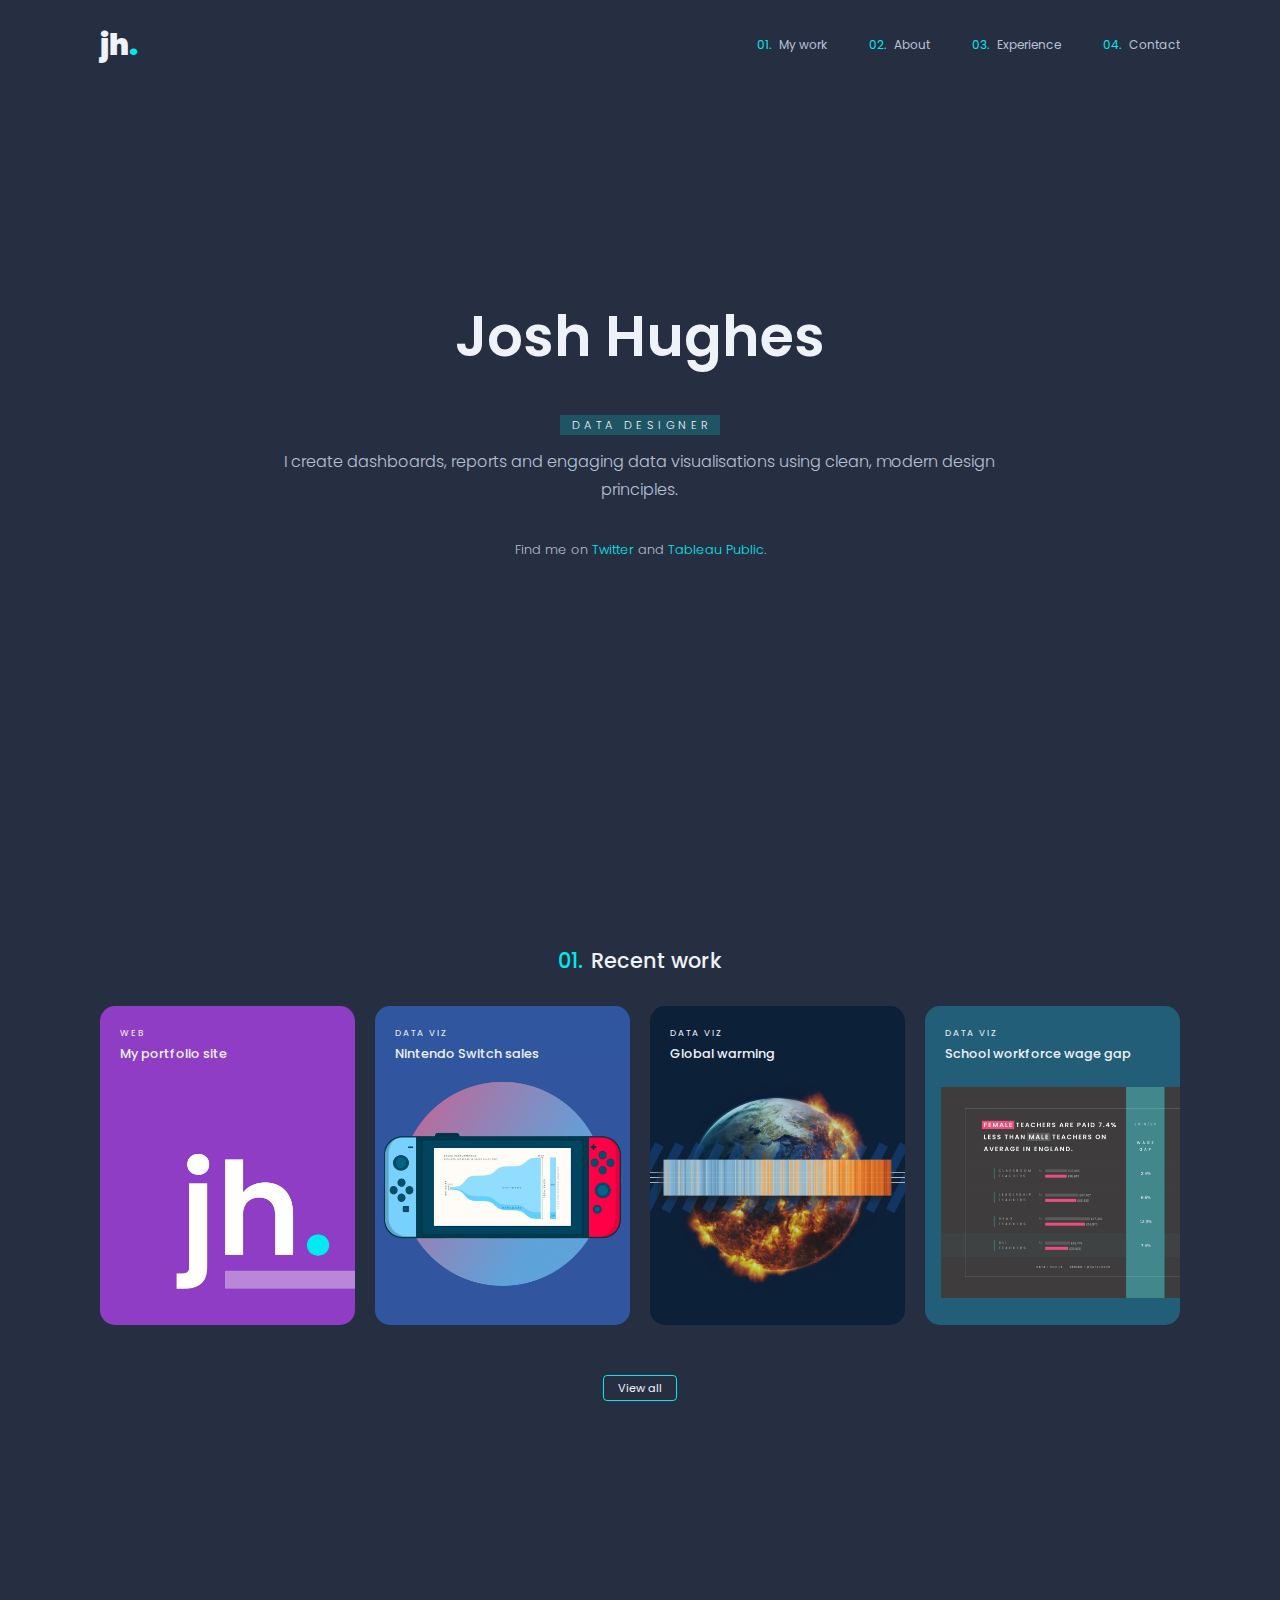
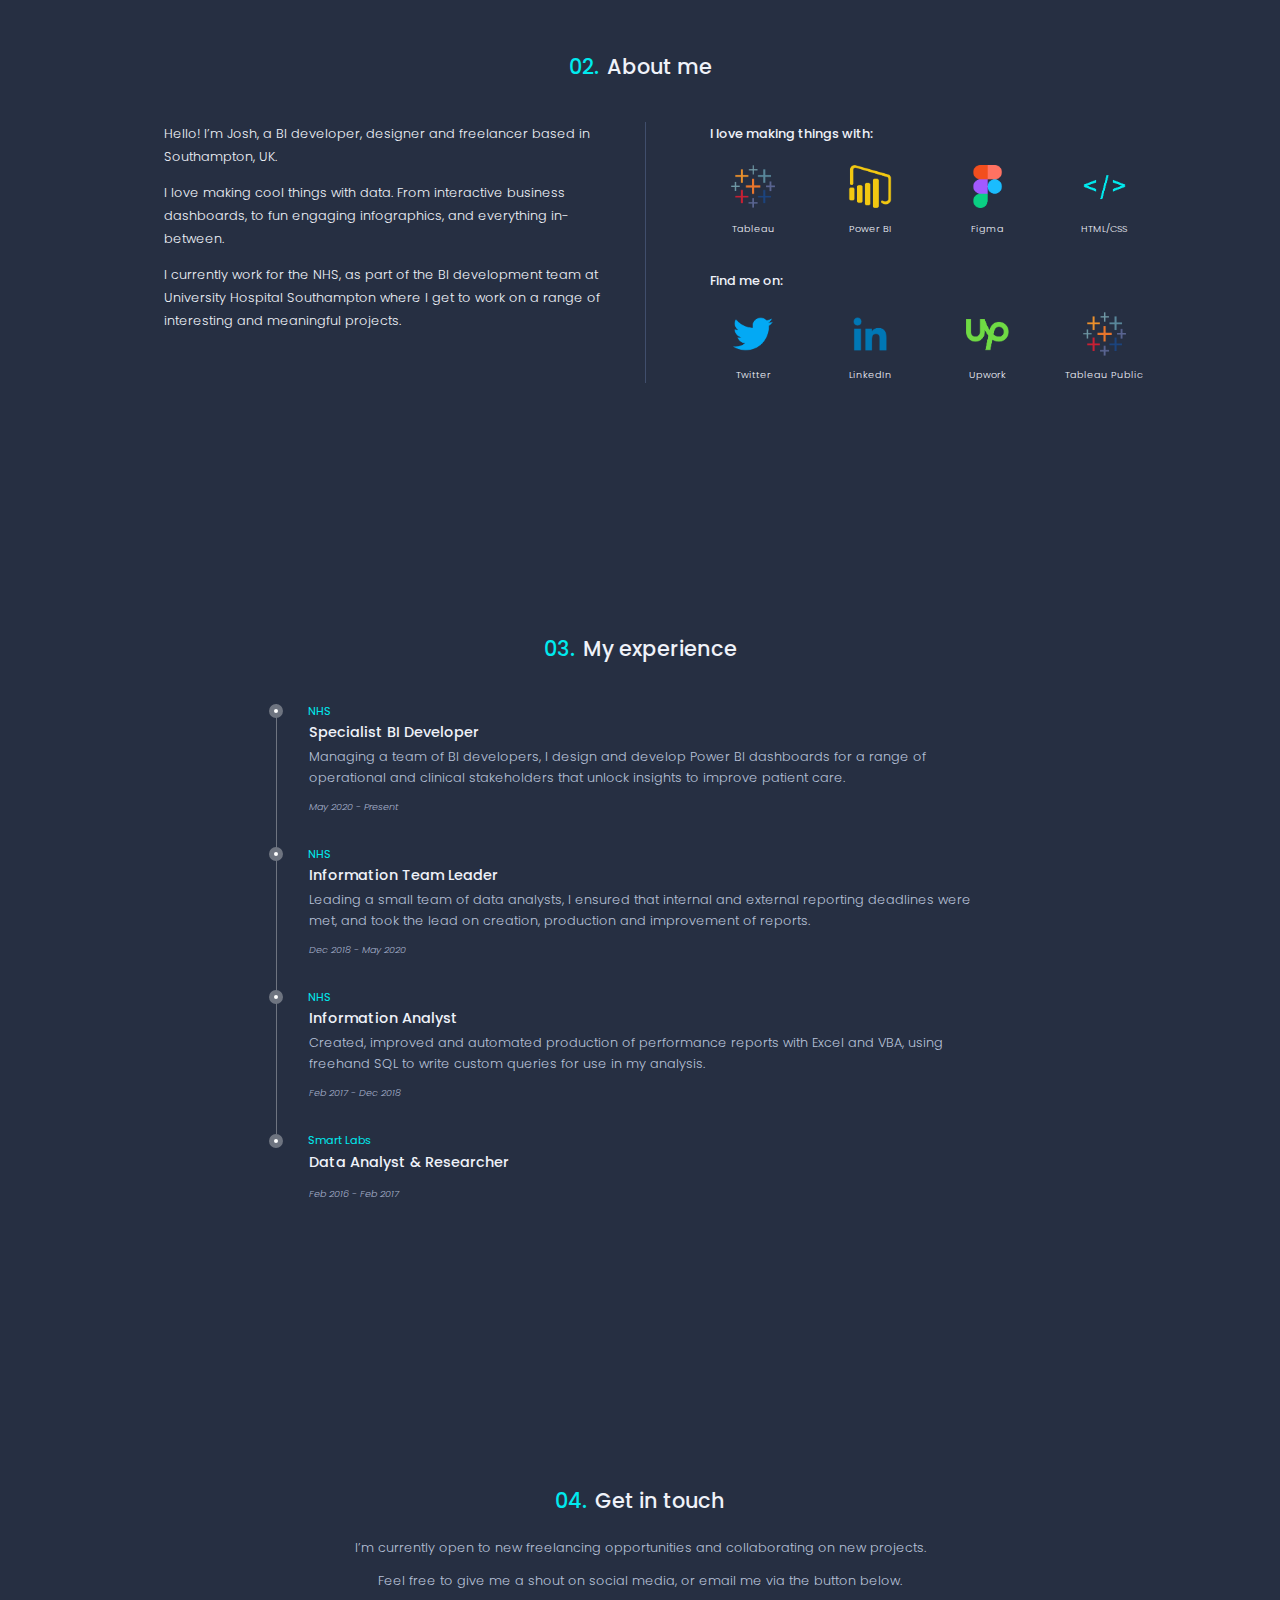
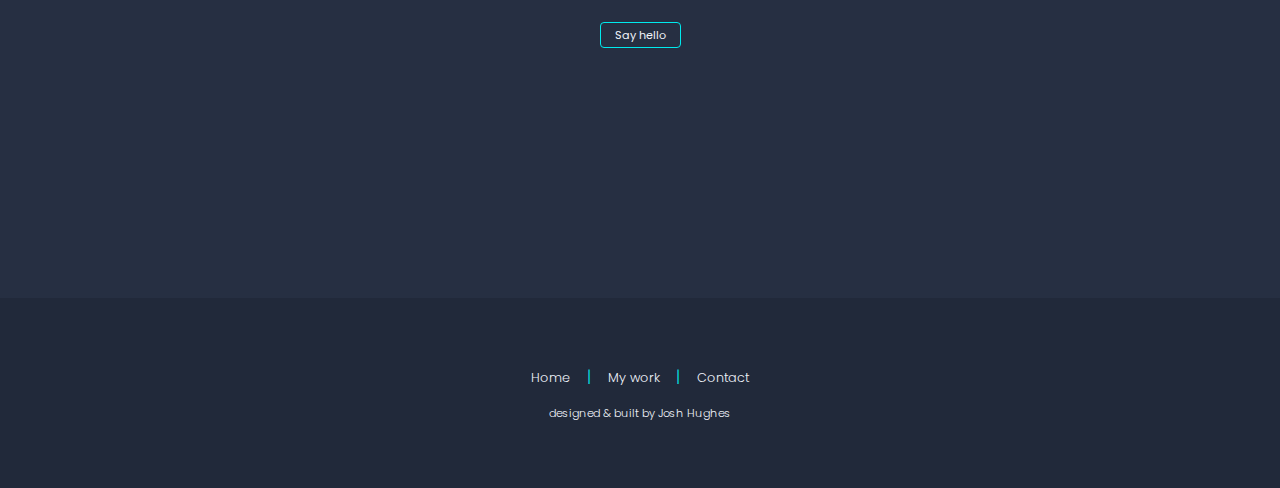
<file: index.html>
<!DOCTYPE html>
<html lang="en">
<head>
    <meta charset="UTF-8">
    <meta name="description" content="Josh Hughes's portfolio website - a data designer based in the UK who creates modern dashboards, insightful reports and engaging data visualisations.">
    <meta http-equiv="X-UA-Compatible" content="IE=edge">
    <meta name="viewport" content="width=device-width, initial-scale=1.0">
    <link rel="stylesheet" href="css/style.css">
    <title>Document</title>
</head>
<body>

    <nav>
        <input id="nav-toggle" type="checkbox">
        <a href="index.html" class="logo">jh<span style="color: #00EAEE">.</span></a>
        <ul class="links" id="links">
            <li><a href="index.html#work"><span class="title-num">01.</span> My work</a></li>
            <li><a href="index.html#about"><span class="title-num">02.</span> About</a></li>
            <li><a href="index.html#experience"><span class="title-num">03.</span> Experience</a></li>
            <li><a href="index.html#contact"><span class="title-num">04.</span> Contact</a></li>
        </ul>
        <label for="nav-toggle" class="icon-burger" id="icon-burger">
            <div class="line1"></div>
            <div class="line2"></div>
        </label>
    </nav>

    <div class="body">

        <section class="hero">
            <h1>Josh Hughes</h1>
            <div class="hero-subheading">
                <p class="highlight">Data designer</p>
            </div>
            <div class="hero-text">
                <p>I create dashboards, reports and engaging data visualisations using clean, modern design principles.</p>
            </div>
            <div class="hero-links">
                <p>Find me on <a href="https://twitter.com/datajoshh">Twitter</a> and <a href="https://public.tableau.com/profile/josh.hughes#!/">Tableau Public</a>.</p>
            </div>
        </section>

        <section class="recent-work" id="work">
                <div class="section-title">
                    <h2><span class="title-num">01.</span> Recent work</h2>
                </div>
            <div class="cards-grid">
                <a href="my-portfolio.html">
                    <div class="card portfolio">
                        <div class="card-header">
                            <div class="card-subheading">
                                <p>Web</p>
                            </div>
                            <div class="card-title">
                                <p>My portfolio site</p>
                            </div>
                        </div>
                        <div class="card-image">
                            <img src="img/portfolio.jpg" alt="Portfolio image">
                        </div>
                    </div>
                </a>
                <a href="https://public.tableau.com/profile/josh.hughes#!/vizhome/NintendoSales_16049400122520/NintendoSales">
                    <div class="card nintendo">
                        <div class="card-header">
                            <div class="card-subheading">
                                <p>Data viz</p>
                            </div>
                            <div class="card-title">
                                <p>Nintendo Switch sales</p>
                            </div>
                        </div>
                        <div class="card-image">
                            <img src="img/nintendo switch viz.jpg" alt="Nintendo switch viz">
                        </div>
                    </div>
                </a>
                <a href="https://public.tableau.com/profile/josh.hughes#!/vizhome/GlobalWarming_16111798315220/Dashboard1">
                    <div class="card global-warming">
                        <div class="card-header">
                            <div class="card-subheading">
                                <p>Data viz</p>
                            </div>
                            <div class="card-title">
                                <p>Global warming</p>
                            </div>
                        </div>
                        <div class="card-image">
                            <img src="img/global warming viz.jpg" alt="Global warming viz">
                        </div>
                    </div>
                </a>
                <a href="https://public.tableau.com/profile/josh.hughes#!/vizhome/SchoolWorkforce/Dashboard1">
                    <div class="card school-workforce">
                        <div class="card-header">
                            <div class="card-subheading">
                                <p>Data viz</p>
                            </div>
                            <div class="card-title">
                                <p>School workforce wage gap</p>
                            </div>
                        </div>
                        <div class="card-image">
                            <img src="img/school workforce viz.jpg" alt="School workforce viz">
                        </div>
                    </div>
                </a>
            </div>
            <div class="button">
                <a href="work.html">View all</a>
            </div>
        </section>

        <section class="about-me" id="about">
            <div class="section-title">
                <h2><span class="title-num">02.</span> About me</h2>
            </div>
            <div class="about-grid">
                <div class="about-text">
                    <p>Hello! I’m Josh, a BI developer, designer and freelancer based in Southampton, UK.</p>
                    <p>I love making cool things with data. From interactive business dashboards, to fun engaging infographics, and everything in-between.</p>
                    <p>I currently work for the NHS, as part of the BI development team at University Hospital Southampton where I get to work on a range of interesting and meaningful projects.</p>
                </div>
                <div class="icons-container">
                    <div class="tools">
                        <div class="tools-heading">
                            <p>I love making things with:</p>
                        </div>
                        <div class="icons-grid">
                            <div class="tool-icon">
                                <div class="icon-image">
                                    <img src="img/tableau icon.png" alt="Tableau icon">
                                </div>
                                <div class="icon-label">
                                    <p>Tableau</p>
                                </div>
                            </div>
                            <div class="tool-icon">
                                <div class="icon-image">
                                    <img src="img/power bi icon.png" alt="Power BI icon">
                                </div>
                                <div class="icon-label">
                                    <p>Power BI</p>
                                </div>
                            </div>
                            <div class="tool-icon">
                                <div class="icon-image">
                                    <img src="img/figma icon.png" alt="Figma icon">
                                </div>
                                <div class="icon-label">
                                    <p>Figma</p>
                                </div>
                            </div>
                            <div class="tool-icon">
                                <div class="icon-image">
                                    <img src="img/html icon.png" alt="HTML icon">
                                </div>
                                <div class="icon-label">
                                    <p>HTML/CSS</p>
                                </div>
                            </div>
                        </div>
                    </div>
                    <div class="find-me">
                        <div class="find-me-heading">
                            <p>Find me on:</p>
                        </div>
                        <div class="icons-grid">
                            <a href="https://twitter.com/datajoshh">
                                <div class="tool-icon">
                                    <div class="icon-image">
                                        <img src="img/twitter.png" alt="Twitter icon">
                                    </div>
                                    <div class="icon-label">
                                        <p>Twitter</p>
                                    </div>
                                </div>
                            </a>
                            <a href="https://www.linkedin.com/in/josh-hughes-61881868/">
                                <div class="tool-icon">
                                    <div class="icon-image">
                                        <img src="img/linkedin.png" alt="LinkedIn icon">
                                    </div>
                                    <div class="icon-label">
                                        <p>LinkedIn</p>
                                    </div>
                                </div>
                            </a>
                            <a href="https://www.upwork.com/freelancers/~01c9e8bc986964180a">
                                <div class="tool-icon">
                                    <div class="icon-image">
                                        <img src="img/upwork icon.png" alt="Upwork icon">
                                    </div>
                                    <div class="icon-label">
                                        <p>Upwork</p>
                                    </div>
                                </div>
                            </a>
                            <a href="https://public.tableau.com/profile/josh.hughes#!/">
                                <div class="tool-icon">
                                    <div class="icon-image">
                                        <img src="img/tableau icon.png" alt="Tableau public icon">
                                    </div>
                                    <div class="icon-label">
                                        <p>Tableau Public</p>
                                    </div>
                                </div>
                            </a>
                        </div>
                    </div> 
                </div>
                    
            </div>
        </section>

        <section class="experience" id="experience">
            <div class="section-title">
                <h2><span class="title-num">03.</span> My experience</h2>
            </div>
            <div class="timeline">
                <div class="job" employer='NHS'>
                    <div class="job-title">
                        <p>Specialist BI Developer</p>
                    </div>
                    <div class="job-desc">
                        <p>Managing a team of BI developers, I design and develop Power BI dashboards for a range of operational and clinical stakeholders that unlock insights to improve patient care.</p>
                    </div>
                    <div class="time">
                        <p>May 2020 - Present</p>
                    </div>
                </div>
                <div class="job" employer='NHS'>
                    <div class="job-title">
                        <p>Information Team Leader</p>
                    </div>
                    <div class="job-desc">
                        <p>Leading a small team of data analysts, I ensured that internal and external reporting deadlines were met, and took the lead on creation, production and improvement of reports.</p>
                    </div>
                    <div class="time">
                        <p>Dec 2018 - May 2020</p>
                    </div>
                </div>
                <div class="job" employer='NHS'>
                    <div class="job-title">
                        <p>Information Analyst</p>
                    </div>
                    <div class="job-desc">
                        <p>Created, improved and automated production of performance reports with Excel and VBA, using freehand SQL to write custom queries for use in my analysis.</p>
                    </div>
                    <div class="time">
                        <p>Feb 2017 - Dec 2018</p>
                    </div>
                </div>
                <div class="job last-job" employer='Smart Labs'>
                    <div class="job-title">
                        <p>Data Analyst & Researcher</p>
                    </div>
                    <div class="time">
                        <p>Feb 2016 - Feb 2017</p>
                    </div>
                </div>
            </div>
        </section>

        <section class="contact" id="contact">
            <div class="section-title">
                <h2><span class="title-num">04.</span> Get in touch</h2>
            </div>
            <p>I’m currently open to new freelancing opportunities and collaborating on new projects.</p>
            <p>Feel free to give me a shout on social media, or email me via the button below.</p>
            <div class="button hello">
                <a href="mailto:joshhughes93@hotmail.co.uk?subject=Hi Josh!">Say hello</a>
            </div>
        </section>

    </div>

    <footer>
        <div class="site-links">
            <p><a href="index.html">Home</a> <span class="footer-pipes">   |   </span> <a href="index.html#work">My work</a> <span class="footer-pipes">   |   </span> <a href="index.html#contact">Contact</a></p>
        </div>
        <div class="footer-info">
            <p>designed & built by Josh Hughes</p>
        </div>
    </footer>

    <script src="js/script.js"></script>

</body>
</html>
</file>
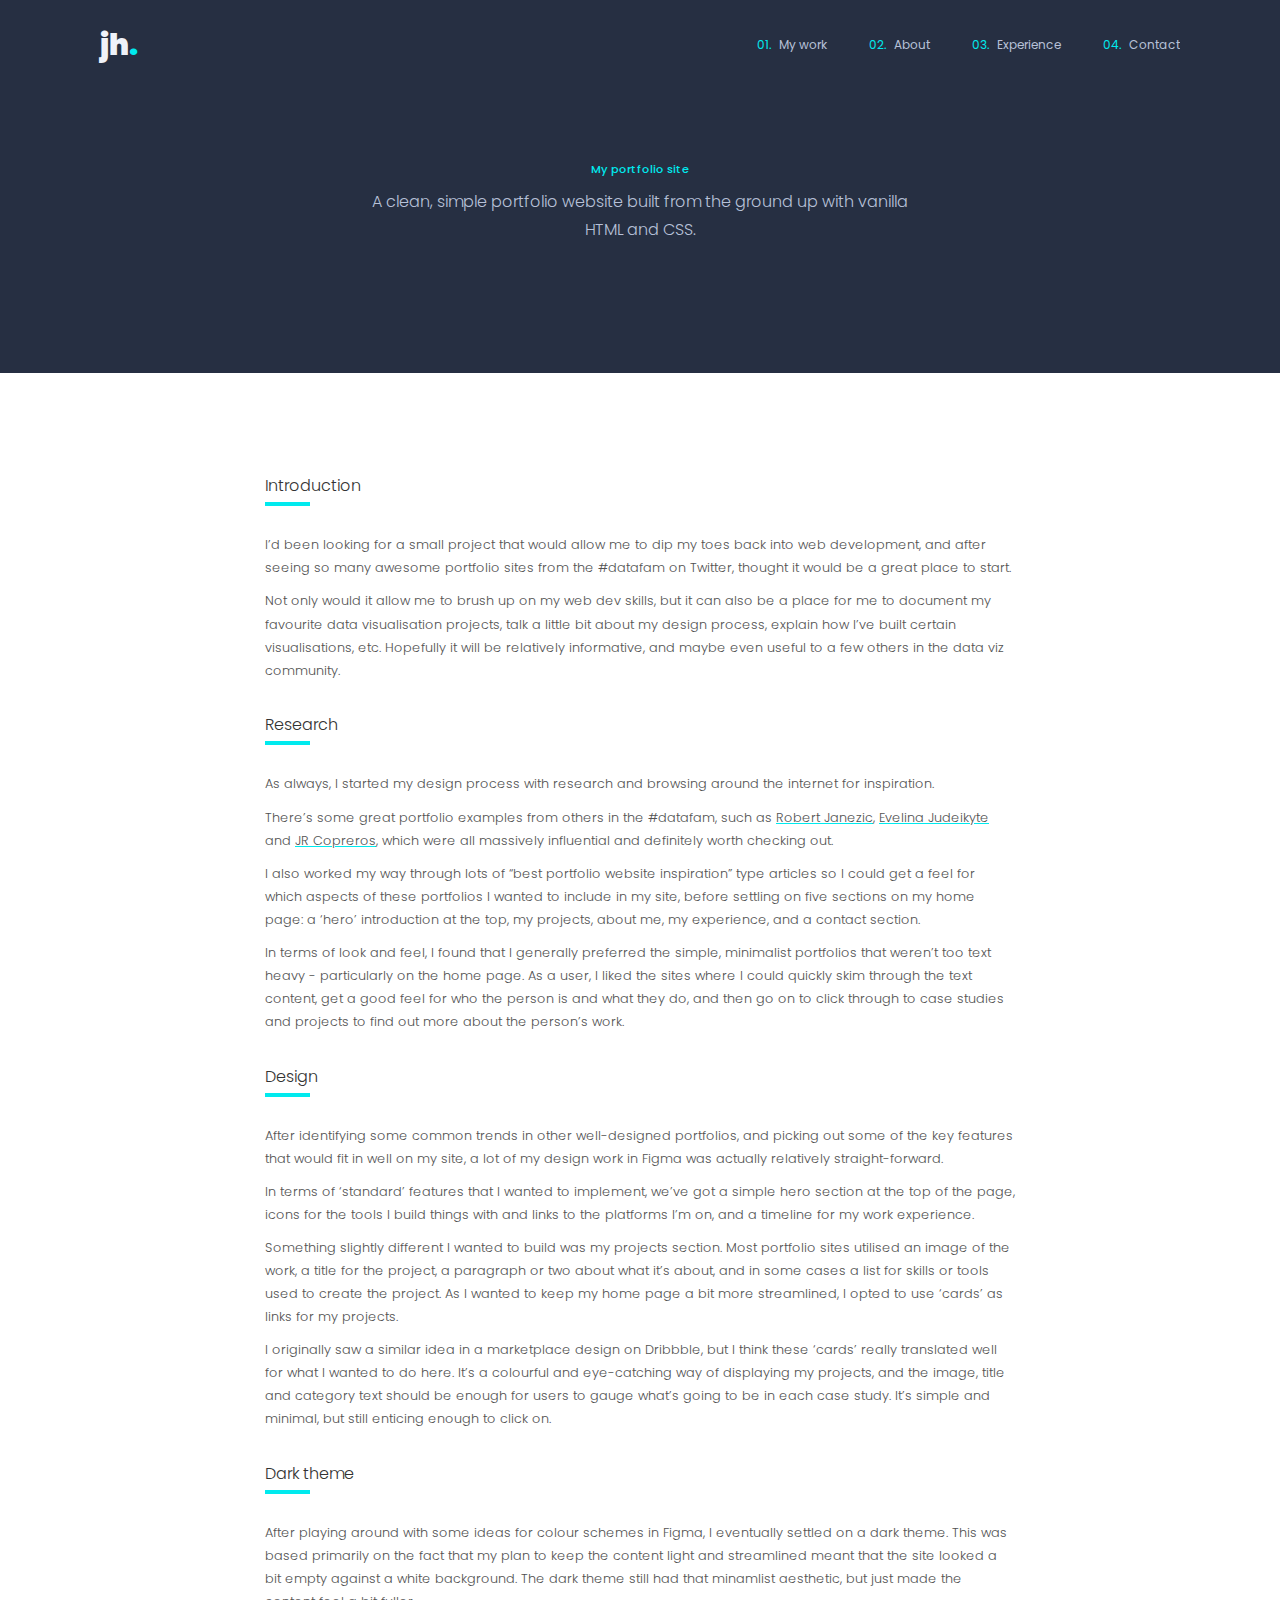
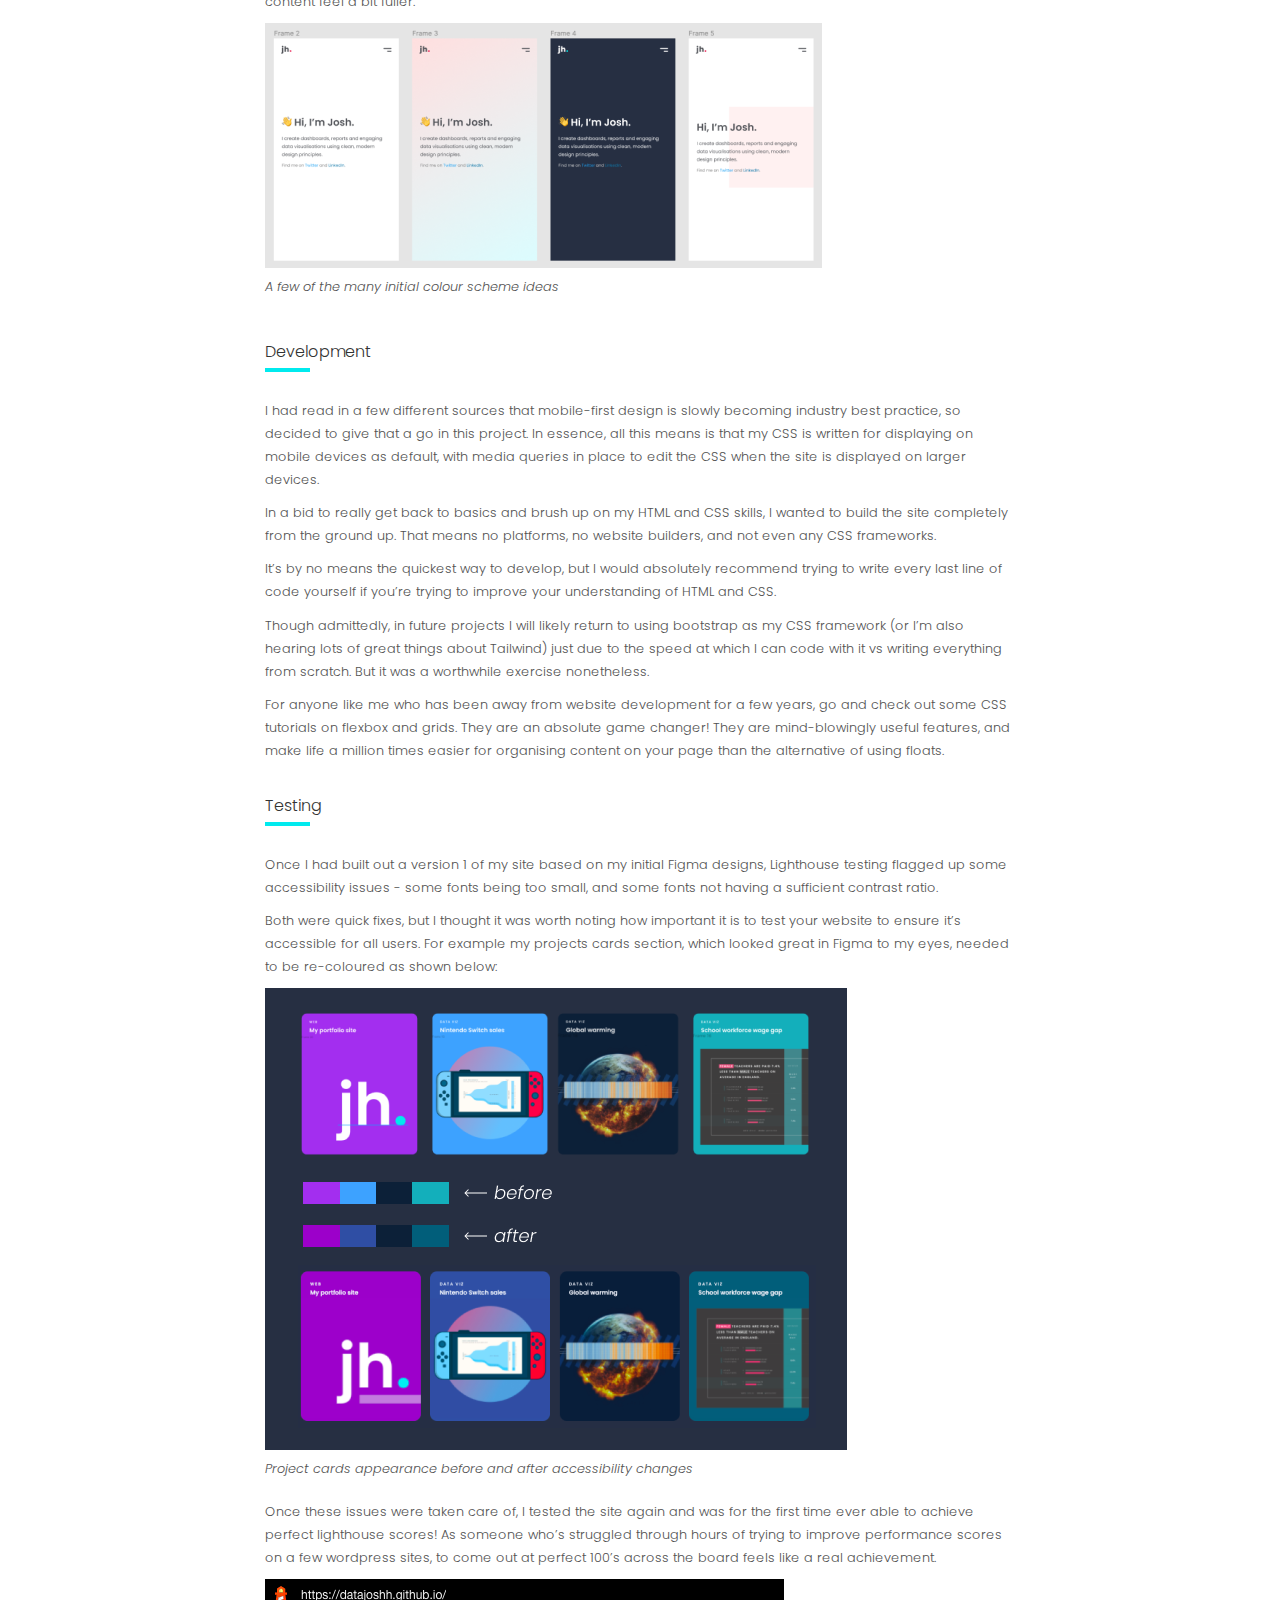
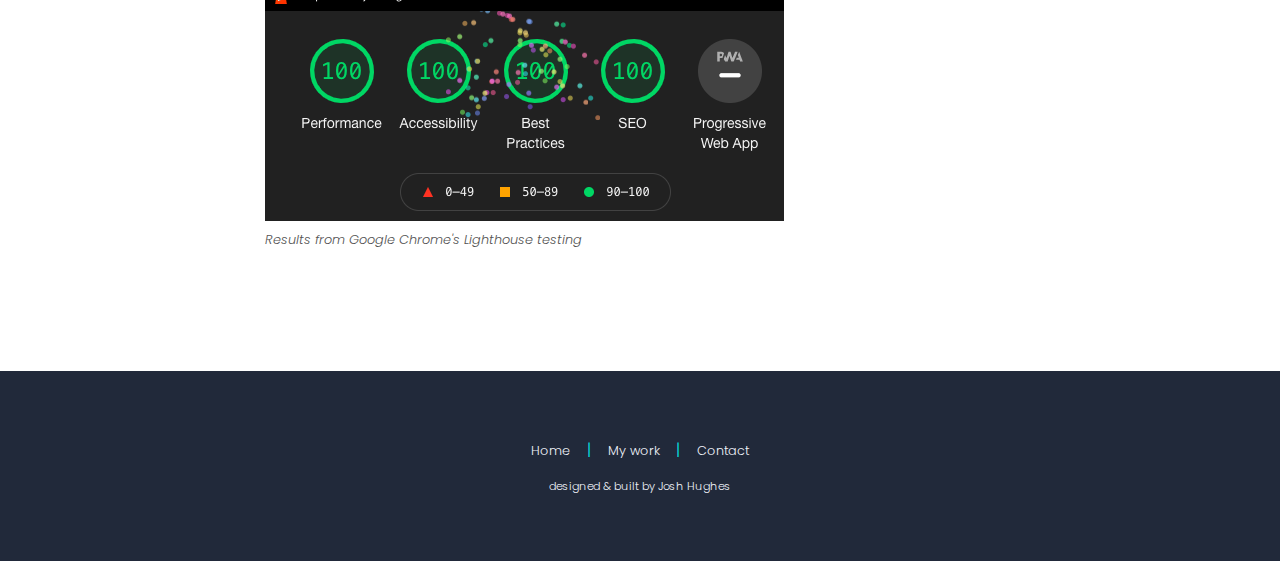
<file: my-portfolio.html>
<!DOCTYPE html>
<html lang="en">
<head>
    <meta charset="UTF-8">
    <meta name="description" content="A collection of Josh Hughes's data visualisation projects.">
    <meta http-equiv="X-UA-Compatible" content="IE=edge">
    <meta name="viewport" content="width=device-width, initial-scale=1.0">
    <link rel="stylesheet" href="css/style.css">
    <title>Document</title>
</head>
<body>

    <nav>
        <input id="nav-toggle" type="checkbox">
        <a href="index.html" class="logo">jh<span style="color: #00EAEE">.</span></a>
        <ul class="links" id="links">
            <li><a href="index.html#work"><span class="title-num">01.</span> My work</a></li>
            <li><a href="index.html#about"><span class="title-num">02.</span> About</a></li>
            <li><a href="index.html#experience"><span class="title-num">03.</span> Experience</a></li>
            <li><a href="index.html#contact"><span class="title-num">04.</span> Contact</a></li>
        </ul>
        <label for="nav-toggle" class="icon-burger" id="icon-burger">
            <div class="line1"></div>
            <div class="line2"></div>
        </label>
    </nav>

    <div class="body">

        <div class="work-hero">
            <h1>My portfolio site</h1>
            <p>A clean, simple portfolio website built from the ground up with vanilla HTML and CSS.</p>
        </div>

        <div class="content">
            <div class="blog-post">
                <div class="blog-heading">
                    <h2>Introduction</h2>
                </div>
                <div class="blog-heading-line"></div>
                <p>I’d been looking for a small project that would allow me to dip my toes back into web development, and after seeing so many awesome portfolio sites from the #datafam on Twitter, thought it would be a great place to start.</p>
                <p>Not only would it allow me to brush up on my web dev skills, but it can also be a place for me to document my favourite data visualisation projects, talk a little bit about my design process, explain how I’ve built certain visualisations, etc. Hopefully it will be relatively informative, and maybe even useful to a few others in the data viz community.</p>

                <div class="blog-heading">
                    <h2>Research</h2>
                </div>
                <div class="blog-heading-line"></div>
                <p>As always, I started my design process with research and browsing around the internet for inspiration. </p>
                <p>There’s some great portfolio examples from others in the #datafam, such as <a href="https://www.robertjanezic.com/">Robert Janezic</a>, <a href="https://www.evelinajudeikyte.com/">Evelina Judeikyte</a> and <a href="https://jrcopreros.com/">JR Copreros</a>, which were all massively influential and definitely worth checking out.</p>
                <p>I also worked my way through lots of “best portfolio website inspiration” type articles so I could get a feel for which aspects of these portfolios I wanted to include in my site, before settling on five sections on my home page: a ‘hero’ introduction at the top, my projects, about me, my experience, and a contact section.</p>
                <p>In terms of look and feel, I found that I generally preferred the simple, minimalist portfolios that weren’t too text heavy - particularly on the home page. As a user, I liked the sites where I could quickly skim through the text content, get a good feel for who the person is and what they do, and then go on to click through to case studies and projects to find out more about the person’s work.</p>

                <div class="blog-heading">
                    <h2>Design</h2>
                </div>
                <div class="blog-heading-line"></div>
                <p>After identifying some common trends in other well-designed portfolios, and picking out some of the key features that would fit in well on my site, a lot of my design work in Figma was actually relatively straight-forward.</p>
                <p>In terms of ‘standard’ features that I wanted to implement, we’ve got a simple hero section at the top of the page, icons for the tools I build things with and links to the platforms I’m on, and a timeline for my work experience. </p>
                <p>Something slightly different I wanted to build was my projects section. Most portfolio sites utilised an image of the work, a title for the project, a paragraph or two about what it’s about, and in some cases a list for skills or tools used to create the project. As I wanted to keep my home page a bit more streamlined, I opted to use ‘cards’ as links for my projects.</p>
                <p>I originally saw a similar idea in a marketplace design on Dribbble, but I think these ‘cards’ really translated well for what I wanted to do here. It’s a colourful and eye-catching way of displaying my projects, and the image, title and category text should be enough for users to gauge what’s going to be in each case study. It’s simple and minimal, but still enticing enough to click on.</p>

                <div class="blog-heading">
                    <h2>Dark theme</h2>
                </div>
                <div class="blog-heading-line"></div>
                <p>After playing around with some ideas for colour schemes in Figma, I eventually settled on a dark theme. This was based primarily on the fact that my plan to keep the content light and streamlined meant that the site looked a bit empty against a white background. The dark theme still had that minamlist aesthetic, but just made the content feel a bit fuller.</p>
                <div class="blog-img">
                    <img src="img/colour scheme ideas.png" alt="Colour scheme ideas">
                </div>
                <div class="blog-caption">
                    <p>A few of the many initial colour scheme ideas</p>
                </div>

                <div class="blog-heading">
                    <h2>Development</h2>
                </div>
                <div class="blog-heading-line"></div>
                <p>I had read in a few different sources that mobile-first design is slowly becoming industry best practice, so decided to give that a go in this project. In essence, all this means is that my CSS is written for displaying on mobile devices as default, with media queries in place to edit the CSS when the site is displayed on larger devices.</p>
                <p>In a bid to really get back to basics and brush up on my HTML and CSS skills, I wanted to build the site completely from the ground up. That means no platforms, no website builders, and not even any CSS frameworks. </p>
                <p>It’s by no means the quickest way to develop, but I would absolutely recommend trying to write every last line of code yourself if you’re trying to improve your understanding of HTML and CSS.</p>
                <p>Though admittedly, in future projects I will likely return to using bootstrap as my CSS framework (or I’m also hearing lots of great things about Tailwind) just due to the speed at which I can code with it vs writing everything from scratch. But it was a worthwhile exercise nonetheless.</p>
                <p>For anyone like me who has been away from website development for a few years, go and check out some CSS tutorials on flexbox and grids. They are an absolute game changer! They are mind-blowingly useful features, and make life a million times easier for organising content on your page than the alternative of using floats.</p>

                <div class="blog-heading">
                    <h2>Testing</h2>
                </div>
                <div class="blog-heading-line"></div>
                <p>Once I had built out a version 1 of my site based on my initial Figma designs, Lighthouse testing flagged up some accessibility issues - some fonts being too small, and some fonts not having a sufficient contrast ratio.</p>
                <p>Both were quick fixes, but I thought it was worth noting how important it is to test your website to ensure it’s accessible for all users. For example my projects cards section, which looked great in Figma to my eyes, needed to be re-coloured as shown below:</p>
                <div class="blog-img">
                    <img src="img/accessibility example.png" alt="Accessibility example">
                </div>
                <div class="blog-caption">
                    <p>Project cards appearance before and after accessibility changes</p>
                </div>
                <p>Once these issues were taken care of, I tested the site again and was for the first time ever able to achieve perfect lighthouse scores! As someone who’s struggled through hours of trying to improve performance scores on a few wordpress sites, to come out at perfect 100’s across the board feels like a real achievement.</p>
                <div class="blog-img">
                    <img src="img/lighthouse scores.png" alt="Lighthouse scores">
                </div>
                <div class="blog-caption">
                    <p>Results from Google Chrome's Lighthouse testing</p>
                </div>
                
            </div>
        </div>
        

    </div>

    <footer>
        <div class="site-links">
            <p><a href="index.html">Home</a> <span class="footer-pipes">   |   </span> <a href="index.html#work">My work</a> <span class="footer-pipes">   |   </span> <a href="index.html#contact">Contact</a></p>
        </div>
        <div class="footer-info">
            <p>designed & built by Josh Hughes</p>
        </div>
    </footer>

    <script src="js/script.js"></script>

</body>
</html>
</file>
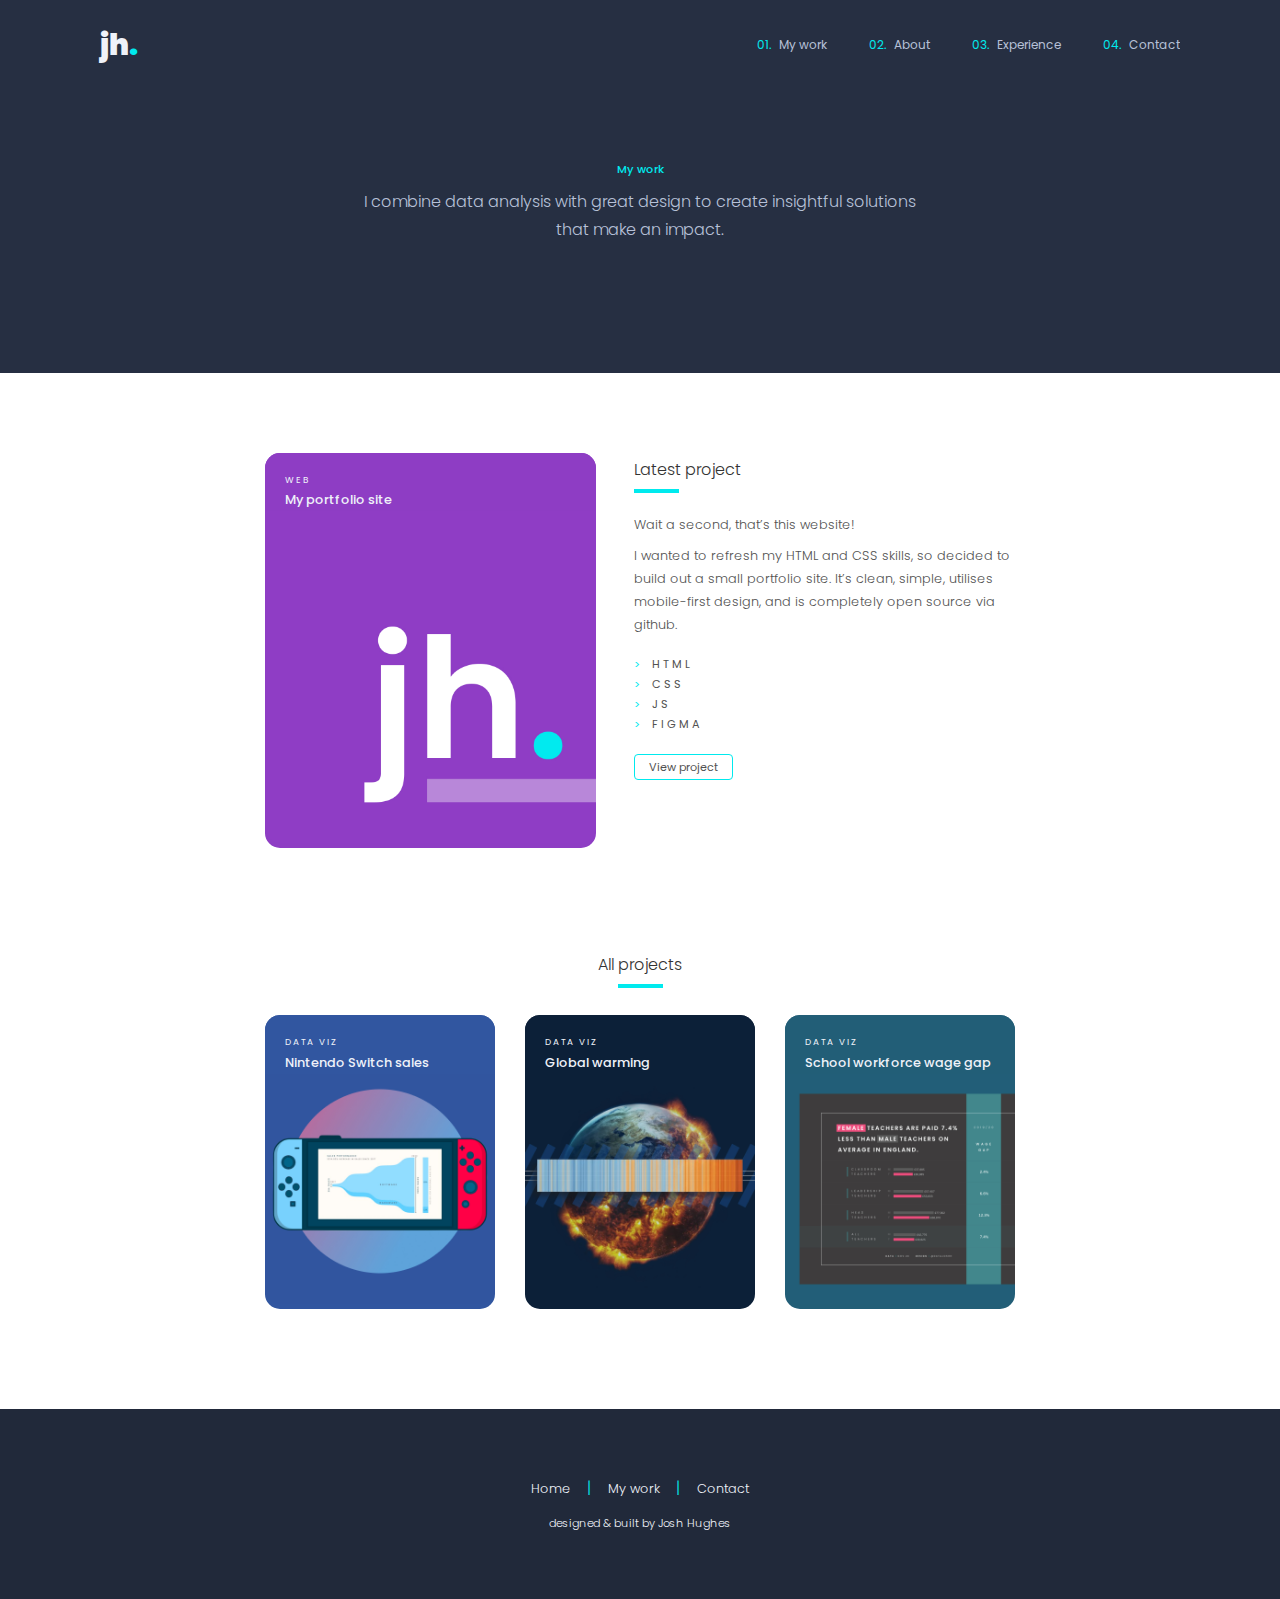
<file: work.html>
<!DOCTYPE html>
<html lang="en">
<head>
    <meta charset="UTF-8">
    <meta name="description" content="A collection of Josh Hughes's data visualisation projects.">
    <meta http-equiv="X-UA-Compatible" content="IE=edge">
    <meta name="viewport" content="width=device-width, initial-scale=1.0">
    <link rel="stylesheet" href="css/style.css">
    <title>Document</title>
</head>
<body>

    <nav>
        <input id="nav-toggle" type="checkbox">
        <a href="index.html" class="logo">jh<span style="color: #00EAEE">.</span></a>
        <ul class="links" id="links">
            <li><a href="index.html#work"><span class="title-num">01.</span> My work</a></li>
            <li><a href="index.html#about"><span class="title-num">02.</span> About</a></li>
            <li><a href="index.html#experience"><span class="title-num">03.</span> Experience</a></li>
            <li><a href="index.html#contact"><span class="title-num">04.</span> Contact</a></li>
        </ul>
        <label for="nav-toggle" class="icon-burger" id="icon-burger">
            <div class="line1"></div>
            <div class="line2"></div>
        </label>
    </nav>

    <div class="body">

        <div class="work-hero">
            <h1>My work</h1>
            <p>I combine data analysis with great design to create insightful solutions that make an impact.</p>
        </div>

        <div class="content">
            <div class="featured-project">
                <div class="featured-img">
                    <div class="featured-title">
                        <p>Latest project</p>
                    </div>
                    <div class="title-line"></div>
                    <a href="my-portfolio.html">
                        <div class="card portfolio">
                            <div class="card-header portfolio">
                                <div class="card-subheading">
                                    <p>Web</p>
                                </div>
                                <div class="card-title">
                                    <p>My portfolio site</p>
                                </div>
                            </div>
                            <div class="card-image">
                                <img src="img/portfolio.jpg" alt="Portfolio image">
                            </div>
                        </div>
                    </a>
                </div>
                <div class="featured-text">
                    <div class="featured-title-lg">
                        <p>Latest project</p>
                    </div>
                    <div class="title-line-lg"></div>
                    <div class="featured-details">
                        <p>Wait a second, that’s this website!</p>
                        <p>I wanted to refresh my HTML and CSS skills, so decided to build out a small portfolio site. It’s clean, simple, utilises mobile-first design, and is completely open source via github.</p>
                        <ul>
                            <li><span class="skills-list">></span> HTML</li>
                            <li><span class="skills-list">></span> CSS</li>
                            <li><span class="skills-list">></span> JS</li>
                            <li><span class="skills-list">></span> Figma</li>
                        </ul>
                        <div class="button-lightbg">
                            <a href="my-portfolio.html">View project</a>
                        </div>
                    </div>
                </div>
            </div>

            <div class="all-projects">
                <div class="all-title">
                    <p>All projects</p>
                </div>
                <div class="all-title-line"></div>
                <div class="projects-grid">
                    <a href="https://public.tableau.com/profile/josh.hughes#!/vizhome/NintendoSales_16049400122520/NintendoSales">
                        <div class="card nintendo">
                            <div class="card-header nintendo">
                                <div class="card-subheading">
                                    <p>Data viz</p>
                                </div>
                                <div class="card-title">
                                    <p>Nintendo Switch sales</p>
                                </div>
                            </div>
                            <div class="card-image">
                                <img src="img/nintendo switch viz.jpg" alt="Nintendo switch viz">
                            </div>
                        </div>
                    </a>
                    <a href="https://public.tableau.com/profile/josh.hughes#!/vizhome/GlobalWarming_16111798315220/Dashboard1">
                        <div class="card global-warming">
                            <div class="card-header global-warming">
                                <div class="card-subheading">
                                    <p>Data viz</p>
                                </div>
                                <div class="card-title">
                                    <p>Global warming</p>
                                </div>
                            </div>
                            <div class="card-image">
                                <img src="img/global warming viz.jpg" alt="Global warming viz">
                            </div>
                        </div>
                    </a>
                    <a href="https://public.tableau.com/profile/josh.hughes#!/vizhome/SchoolWorkforce/Dashboard1">
                        <div class="card school-workforce">
                            <div class="card-header school-workforce">
                                <div class="card-subheading">
                                    <p>Data viz</p>
                                </div>
                                <div class="card-title">
                                    <p>School workforce wage gap</p>
                                </div>
                            </div>
                            <div class="card-image">
                                <img src="img/school workforce viz.jpg" alt="School workforce viz">
                            </div>
                        </div>
                    </a>
                </div>
            </div>
        </div>
        

    </div>

    <footer>
        <div class="site-links">
            <p><a href="index.html">Home</a> <span class="footer-pipes">   |   </span> <a href="index.html#work">My work</a> <span class="footer-pipes">   |   </span> <a href="index.html#contact">Contact</a></p>
        </div>
        <div class="footer-info">
            <p>designed & built by Josh Hughes</p>
        </div>
    </footer>

    <script src="js/script.js"></script>

</body>
</html>
</file>
<file: css/style.css>
@import url('https://fonts.googleapis.com/css2?family=Poppins:ital,wght@0,200;0,300;0,400;0,500;0,600;0,700;0,800;1,300;1,400&display=swap');

* {
    box-sizing: border-box;
    margin: 0;
    padding: 0;
    font-family: 'Poppins';
}

html {
    font-size: 16px;
    scroll-behavior: smooth;
}

body {
    font-family: 'Poppins';
    color: #EFF2F9;
    background-color: #262F42;
    text-align: center;
}

a {
    color: #EFF2F9;
    font-size: 0.8rem;
    text-decoration: none;
}

p {
    font-size: 0.8rem;
    line-height: 1.8em;
    font-weight: 300;
}

h1 {
    font-style: normal;
    font-weight: 600;
    font-size: 2rem;
}

h2 {
    font-weight: 500;
    font-size: 1.3rem;
}

nav {
    display: flex;
    justify-content: space-between;
    align-items: center;
    height: 10vh;
    width: 90%;
    margin: 0 auto;
}

#nav-toggle {
	display: none;
}

section {
    padding-bottom: 140px;
}

.body {
    width: 90%;
    margin: 0 auto;
}

.logo {
    z-index: 10;
    cursor: pointer;
    color: #EFF2F9;
    text-decoration: none;
    font-size: 1.8rem;
    font-weight: 900;
}

.icon-burger{
    z-index: 100;
}

.icon-burger .line1 {
	width: 30px;
	height: 4px;
	background-color: #EFF2F9;
	margin: 5px;
	border-radius: 5px;
	transition: all .3s ease-in-out;
}

.icon-burger .line2 {
	width: 20px;
	height: 4px;
	background-color: #EFF2F9;
	margin: 5px;
	border-radius: 5px;
    float: right;
    margin-top: 1px;
	transition: all .3s ease-in-out;
	display: block;
}

.links {
	display: flex;
    flex-direction: column;
	position: fixed;
	z-index: 9;
	left: 100%;
	right: 0;
	top: 0px;
	bottom: 0;
	background-color: #21293A;
	overflow: hidden;
	transition: all .5s ease-in-out;
    width: 66%;
    text-align: right;
    padding-top: 12vh;
}

.links li {
	list-style: none;
}

.links a {
	display: block;
	padding: 1em 11% 0 0;
	font-size: 1.2rem;
	font-weight: bold;
	color: #EFF2F9;
	text-decoration: none;
}

.links:target {
    left: 100%;
}

.burger-layer {
    width: 40px;
    height: 44px;
    background-color: red;
    z-index: 200;
    display: block;
}

nav :checked ~ .links {
	left: 34%;
}

nav :checked ~ .blur {
	left: 34%;
}

nav :checked ~ .icon-burger .line1 {
	transform: translateY(10px) rotate(225deg);
}

nav :checked ~ .icon-burger .line2 {
	transform: translateY(-10px) rotate(-225deg);
	width:30px;
	margin-top: 10px;
}

nav :checked ~ .icon-burger {
    position: fixed;
    right: 5%
}

nav :checked ~ .burger-layer {
    
    position: fixed;
}

.hero{
    height: 90vh;
    display: flex;
	flex-direction: column;
	justify-content: center;
    padding-bottom: 10vh;
}

.hero h1 {
    font-size: 3rem;
}

.hero-text {
    padding: 0.5em 0 1.5em 0;
}

.hero-text p {
    font-size: 0.9rem;
    color: #b7c1d8;
}

.hero-subheading {
    padding: 2em 0 0.25em 0;
}

.highlight {
    display: inline-block;
    background-image: linear-gradient(to right, transparent 50%, #1E5464 50%);
    background-size: 200% 100%;
    background-position: 100%;
    width: 138px;
}

.hero-subheading p {
    font-size: 0.6rem;
    text-transform: uppercase;
    letter-spacing: 0.4em;
    color: #EFF2F9;
    padding-left: 0.4em;
}

.hero-links{
    margin-bottom: 10vh;
}

.hero-links p {
    font-size: 0.8rem;
    color: #B9BDD0;
}

.hero-links a {
    text-decoration: none;
	font-size: 0.8rem;
    color: #00EAEE;
}

.recent-work {
    padding-top: 0px;
}

.work-heading {
    display: flex;
    justify-content: space-between;
    align-items: center;
    padding-bottom: 30px;
}

.title-num, .skills-list {
    color: #00EAEE;
    padding-right: 4px;
}

.button {
    font-size: 0.8rem;
    border: 1px solid #00EAEE;
    border-radius: 4px;
    padding: 3px 14px 3px 14px;
    display: inline-block;
    margin-top: 20px;
}

.button a {
    text-decoration: none;
    color: #EFF2F9;
    font-size: 0.7rem;
}

.button-lightbg {
    font-size: 0.8rem;
    border: 1px solid #00EAEE;
    border-radius: 4px;
    padding: 3px 14px 3px 14px;
    display: inline-block;
    margin-top: 20px;
}

.button-lightbg a {
    text-decoration: none;
    color: #525252;
    font-size: 0.7rem;
}

.recent-work .button {
    margin-top: 50px;
}

.cards-grid {
    display: grid;
    grid-template-columns: auto;
    grid-gap: 30px;
}

.card {
    border-radius: 15px 15px 15px 15px;
    height: 100%;
    text-align: left;
}

.card-image img {
    width: 100%;
    border-radius: 0 0 15px 15px;
}

.card-header {
    border-radius: 15px 15px 0 0;
    padding: 20px 20px 0 20px;
}

.card-subheading p {
    font-size: 0.7rem;
    letter-spacing: 0.2em;
    text-transform: uppercase;
    font-weight: 400;
}

.card-title p {
    font-size: 1.1rem;
    font-weight: 500;
}

.portfolio {
    background-color: #8e3dc4;
}

.global-warming {
    background-color: #0C2038;
}

.nintendo {
    background-color: #3156A0;
}

.school-workforce {
    background-color: #225E77;
}

.section-title {
    padding-bottom: 20px;
}

.recent-work .section-title {
    padding-bottom: 30px;
}

.tool-icon {
    padding-top: 10px;
}

.icon-image {
    padding-bottom: 5px;
}

.icon-image img {
    width: 50%;
    display: block;
    margin-left: auto;
    margin-right: auto;
}


.about-grid {
    display: flex;
    flex-direction: column;
}

.about-text p {
    padding-bottom: 1em;
}

.icons-container {
    padding-top: 2em;
}

.icons-grid {
    display: flex;
    justify-content: space-between;
    align-items: center;
    grid-gap: 30px;
    color: #EFF2F9;
    padding-top: 10px;
}

.tools-heading p {
    font-weight: 500;
}

.find-me {
    padding-top: 2.5em;
}

.find-me-heading p {
    font-weight: 500;
}

.icon-label {
    padding-top: 0.4em;
}

.icon-label p {
    font-size: 0.6rem;
}

.experience-heading {
    padding-bottom: 35px;
}

.timeline {
    text-align: left;
}

.job {
    margin-left: 1em;
    padding: 1em 2em 2em;
	position: relative;
	border-left: 1px solid #6E7480;
}

.job::before {
    content: attr(employer);
    position: absolute;
    left: 2.8em;
    top: -0.3em;
    display: block;
    font-size: 0.7rem;
    color: #00EAEE;
    padding-top: 0.2em;
}

.job::after {
    width: 4px;
    height: 4px;
    display: block;
    top: 0em;
    position: absolute;
    left: -8px;
    border-radius: 10px;
    content: '';
    border: 5px solid #6E7480;
    background: white;
    color: blue;
}

.employer p {
    font-size: 0.7rem;
    color: #00EAEE;
}

.job-title p {
    font-size: 0.9rem;
    font-weight: 500;
}

.job-desc {
    padding-top: 1px;
}

.job-desc p {
    font-size: 0.8rem;
    line-height: 1.6;
    font-weight: 300;
    color: #b7c1d8;
}

.time {
    padding-top: 10px;
}

.time p {
    font-size: 0.6rem;
    font-style: italic;
    color: #A3AEC8;
}

.last-job {
    border-left: 1px solid #262F42;
}

.twitter img {
    width: 19.69px;
    height: 16px;
    display: block;
    margin-left: auto;
    margin-right: auto;
}

.linkedin img {
    width: 16px;
    height: 16px;
    display: block;
    margin-left: auto;
    margin-right: auto;
}

.contact p {
    color: #b7c1d8;
    padding-bottom: 10px;
}

footer {
    background-color: #21293A;
    padding: 35px 0 35px 0;
}

.site-links p {
    font-size: 1rem;
}

.footer-info {
    padding-top: 10px;
}

.footer-info p {
    font-size: 0.7rem;
}

.footer-pipes {
    color: #00EAEE;
    white-space: pre-wrap;
}

.work-hero{
    height: 25vh;
    display: flex;
	flex-direction: column;
	justify-content: center;
    margin-bottom: 5%;
}

.work-hero h1 {
    font-size: 0.7rem;
    font-weight: 500;
    color: #00EAEE;
}

.work-hero p {
    font-size: 0.9rem;
    color: #b7c1d8;
    padding-top: 10px;
    width: 90%;
    margin: 0 auto;
}

.content {
    margin-left: -6%;
    width: 112%;
    padding: 80px 6% 100px 6%;
    background-color: #ffffff;
}

.featured-project {
    display: flex;
    flex-direction: column;
    max-width: 750px; 
    margin: 0 auto !important; 
    float: none !important; 
}

.featured-title p {
    font-size: 1.0rem;
    color: #333333;
    padding-top: 0.2em;
}

.all-title p {
    font-size: 1.0rem;
    color: #333333;
    padding-top: 0.2em;
}

.title-line {
    width: 45px;
    height: 4px;
    background-color: #00EAEE;
    margin-bottom: 20px;
    margin-top: 4px;
    display: inline-block;
    position: center;
}


.all-title-line {
    width: 45px;
    height: 4px;
    background-color: #00EAEE;
    margin-bottom: 20px;
    margin-top: 4px;
    display: inline-block;
    position: center;
    text-align: center;
}

.featured-text {
    padding-left: 0%;
    padding-top: 25px;
    color:#525252;
}

.featured-details p {
    padding-bottom: 8px;
    text-align: center;
}

.featured-details ul {
    list-style: none;
    padding-top: 10px;
    font-size: 0.7rem;
    text-transform: uppercase;
    letter-spacing: 0.25em;
    line-height: 20px;
    text-align: center;
}

.title-line-lg, .featured-title-lg {
    display: none;
}

.all-projects {
    padding-top: 100px;
}

.projects-grid {
    display: flex;
    flex-direction: column;
    grid-gap: 30px;
}

.blog-post {
    max-width: 750px; 
    margin: 0 auto !important; 
    float: none !important; 
    text-align: left;
}

.blog-post p {
    color: #525252;
    padding-bottom: 10px;
}

.blog-post a {
    color: #525252;
    text-decoration: underline;
    text-decoration-color: #00EAEE;
}

.blog-heading h2 {
    font-size: 1.0rem;
    color: #333333;
    padding-top: 1.3em;
    font-weight: 300;
}

.blog-heading-line {
    width: 45px;
    height: 4px;
    background-color: #00EAEE;
    margin-bottom: 20px;
    margin-top: 4px;
    display: inline-block;
    position: center;
}

.blog-img img {
    max-width: 100%;
}

.blog-caption p {
    font-style: italic;
    padding-bottom: 20px;
}


/* Medium devices (tablets, 768px and up) */
@media (min-width: 768px) {

    html {
        font-size: 16px;
    }

    section {
        padding-bottom: 250px;
    }

    .section-title {
        padding-bottom: 40px;
    }

    .contact .section-title {
        padding-bottom: 20px;
    }

    .hero h1 {
        font-size: 3.5rem;
    }

    .icon-burger {
        display: none;
    }

    .links {
        flex-direction: row;
        position: static;
        background-color: #262F42;
        transition: none;
        padding-top: 0;
        width: auto;
        left: 0;
        right: 0;
        top: 0px;
        bottom: 100%;
        overflow: hidden;
    }
    
    .links a {
        display: block;
        padding: 0 0 0 3.5em;
        font-size: 0.75rem;
        font-weight: normal;
        text-align: right;
        color: #b7c1d8;
    }

    .hero-subheading p {
        font-size: 0.7rem;
    }

    .highlight {
        width: 160px;
    }

    .hero-text {
        max-width: 80%;
        margin-left: 10%;
    }

    .hero-text p {
        font-size: 1.0rem;
        line-height: 28px;
    }

    .hero-links {
        padding-top: 10px;
    }

    .cards-grid {
        display: grid;
        grid-template-columns: 1fr 1fr;
        grid-gap: 20px;
    }

    .icon-image img {
        width: 60%;
    }

    .about-grid {
        flex-direction: row;
        text-align: left;
    }

    .about-text {
        padding-right: 2.5em;
    }

    .icon-label p {
        text-align: center;
    }

    .tools-heading p {
        text-align: left;
    }
    
    .find-me-heading p {
        text-align: left;
    }

    .icons-container {
        border-left: 1px solid #404E6C;
        padding-left: 2.5em;
        padding-top: 0em;
    }

    .find-me {
        padding-top: 2em;
    }

    footer {
        padding: 65px 0 65px 0;
    }

    .work-hero p {
        font-size: 1.1rem;
        width: 66%;
        font-size: 1.0rem;
        line-height: 28px;
    }

    .projects {
        padding: 100px 6% 110px 6%;
    }

    .featured-project {
        flex-direction: row;
        text-align: left;
    }

    .featured-title-lg p {
        font-size: 1.0rem;
        color: #333333;
        padding-top: 0.2em;
    }
    
    .title-line-lg {
        width: 45px;
        height: 4px;
        background-color: #00EAEE;
        margin-bottom: 20px;
        margin-top: 4px;
    }

    .title-line-lg, .featured-title-lg {
        display: block;
    }

    .title-line, .featured-title {
        display: none;
    }

    .featured-text {
        padding-left: 5%;
        padding-top: 0px;
    }

    .featured-details p, .featured-details ul {
        text-align: left;
    }

    .projects-grid {
        flex-direction: row;
        max-width: 750px; 
        margin: 0 auto !important; 
        float: none !important; 
    }

    .projects-grid .card-title p {
        font-size: 0.8rem;
    }

    .projects-grid .card-subheading p {
        font-size: 0.55rem;
    }

}

/* Large devices (desktops, 992px and up) */
@media (min-width: 992px) {

    section { 
        max-width: 1080px; 
        margin: 0 auto !important; 
        float: none !important; 
    }

    nav { 
        max-width: 1080px; 
        margin: 0 auto !important; 
        float: none !important; 
    }

    .hero{
        height: 95vh;
    }

    .hero-text {
        max-width: 66%;
        margin-left: 17%;
    }
    
    .cards-grid {
        display: grid;
        grid-template-columns: 1fr 1fr 1fr 1fr;
        grid-gap: 20px;
    }

    .card-title p {
        font-size: 0.8rem;
    }

    .card-subheading p {
        font-size: 0.55rem;
    }

    .icon-image img {
        width: 50%;
    }

    .about-text {
        padding: 0 2em 0 4em;
    }

    .icons-container {
        padding: 0 2em 0 4em;
    }

    .timeline {
        padding: 0 10em 0 10em;
        text-align: left;
    }

    .work-hero p {
        width: 50%
    }


}
</file>
